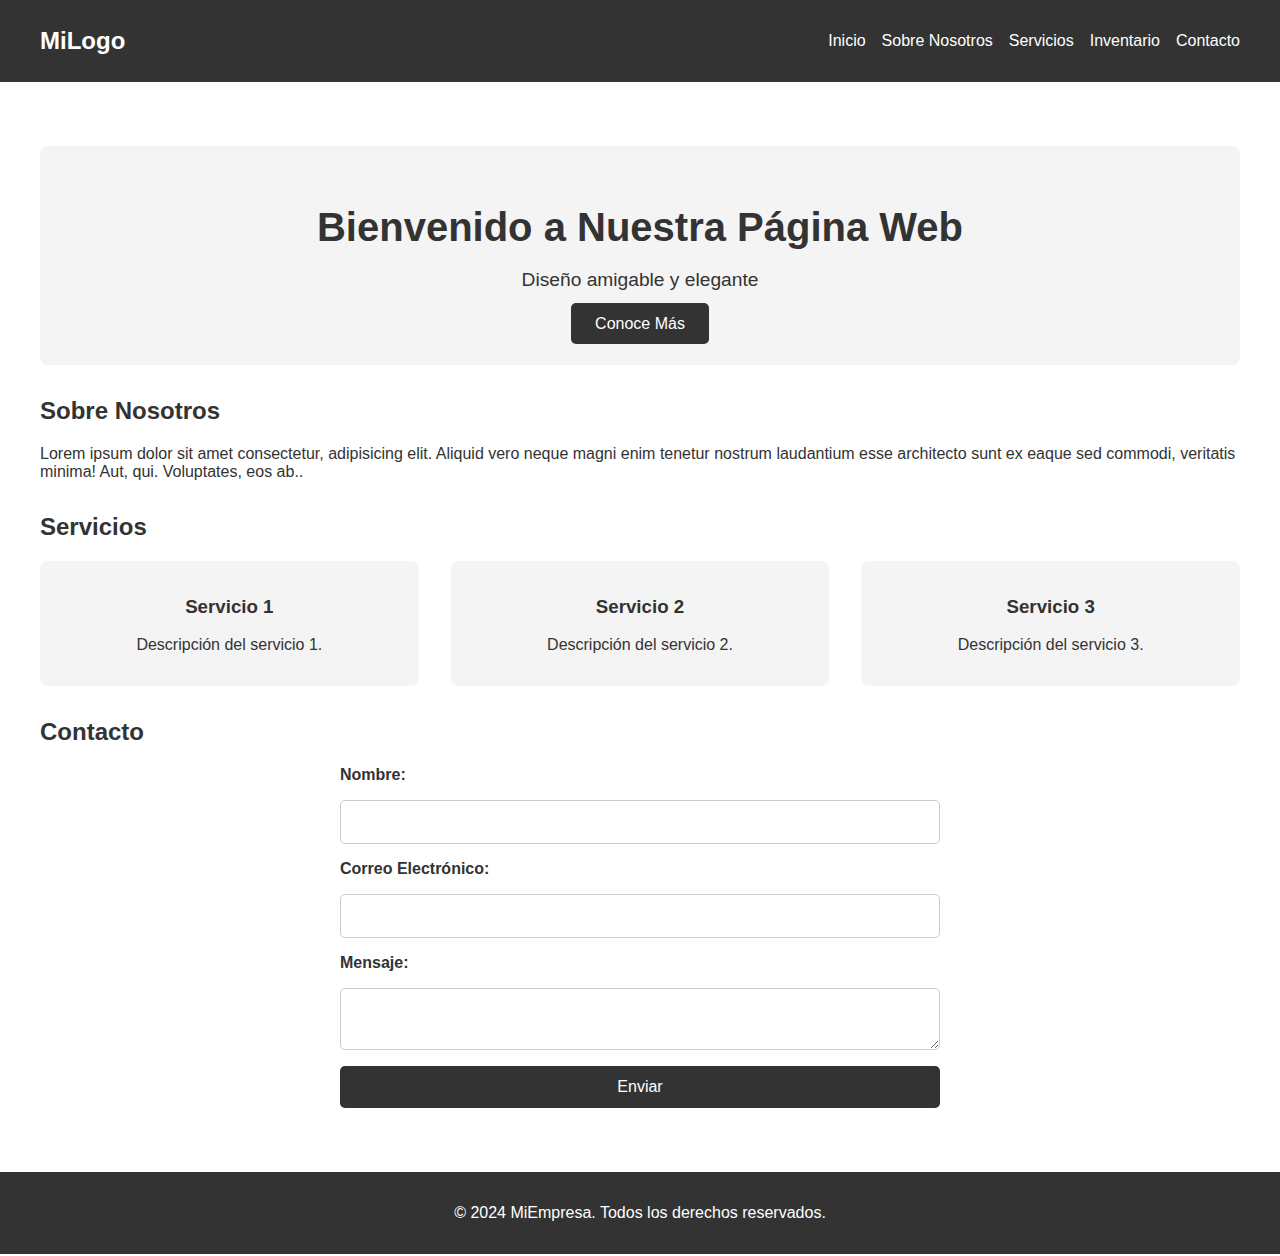
<file: index.html>
<!DOCTYPE html>
<html lang="es">
<head>
    <meta charset="UTF-8">
    <meta name="viewport" content="width=device-width, initial-scale=1.0">
    <title>Página Web Elegante</title>
    <link rel="stylesheet" href="./css/styleIndex.css">
</head>
<body>
    <header>
        <nav>
            <div class="logo">MiLogo</div>
            <ul>
                <li><a href="#home">Inicio</a></li>
                <li><a href="#about">Sobre Nosotros</a></li>
                <li><a href="#services">Servicios</a></li>
                <li><a href="#inventory">Inventario</a></li>
                <li><a href="#contact">Contacto</a></li>
            </ul>
        </nav>
    </header>
    <main>
        <section id="home">
            <div class="intro">
                <h1>Bienvenido a Nuestra Página Web</h1>
                <p>Diseño amigable y elegante</p>
                <a href="#about" class="btn">Conoce Más</a>
            </div>
        </section>
        <section id="about">
            <h2>Sobre Nosotros</h2>
            <p>Lorem ipsum dolor sit amet consectetur, adipisicing elit. Aliquid vero neque magni enim tenetur nostrum laudantium esse architecto sunt ex eaque sed commodi, veritatis minima! Aut, qui. Voluptates, eos ab..</p>
        </section>
        <section id="services">
            <h2>Servicios</h2>
            <div class="service-container">
                <div class="service">
                    <h3>Servicio 1</h3>
                    <p>Descripción del servicio 1.</p>
                </div>
                <div class="service">
                    <h3>Servicio 2</h3>
                    <p>Descripción del servicio 2.</p>
                </div>
                <div class="service">
                    <h3>Servicio 3</h3>
                    <p>Descripción del servicio 3.</p>
                </div>
            </div>
        </section>
        
        <section id="contact">
            <h2>Contacto</h2>
            <form>
                <label for="name">Nombre:</label>
                <input type="text" id="name" name="name" required>
                <label for="email">Correo Electrónico:</label>
                <input type="email" id="email" name="email" required>
                <label for="message">Mensaje:</label>
                <textarea id="message" name="message" required></textarea>
                <button type="submit">Enviar</button>
            </form>
        </section>
    </main>
    <footer>
        <p>&copy; 2024 MiEmpresa. Todos los derechos reservados.</p>
    </footer>
</body>
</html>
</file>
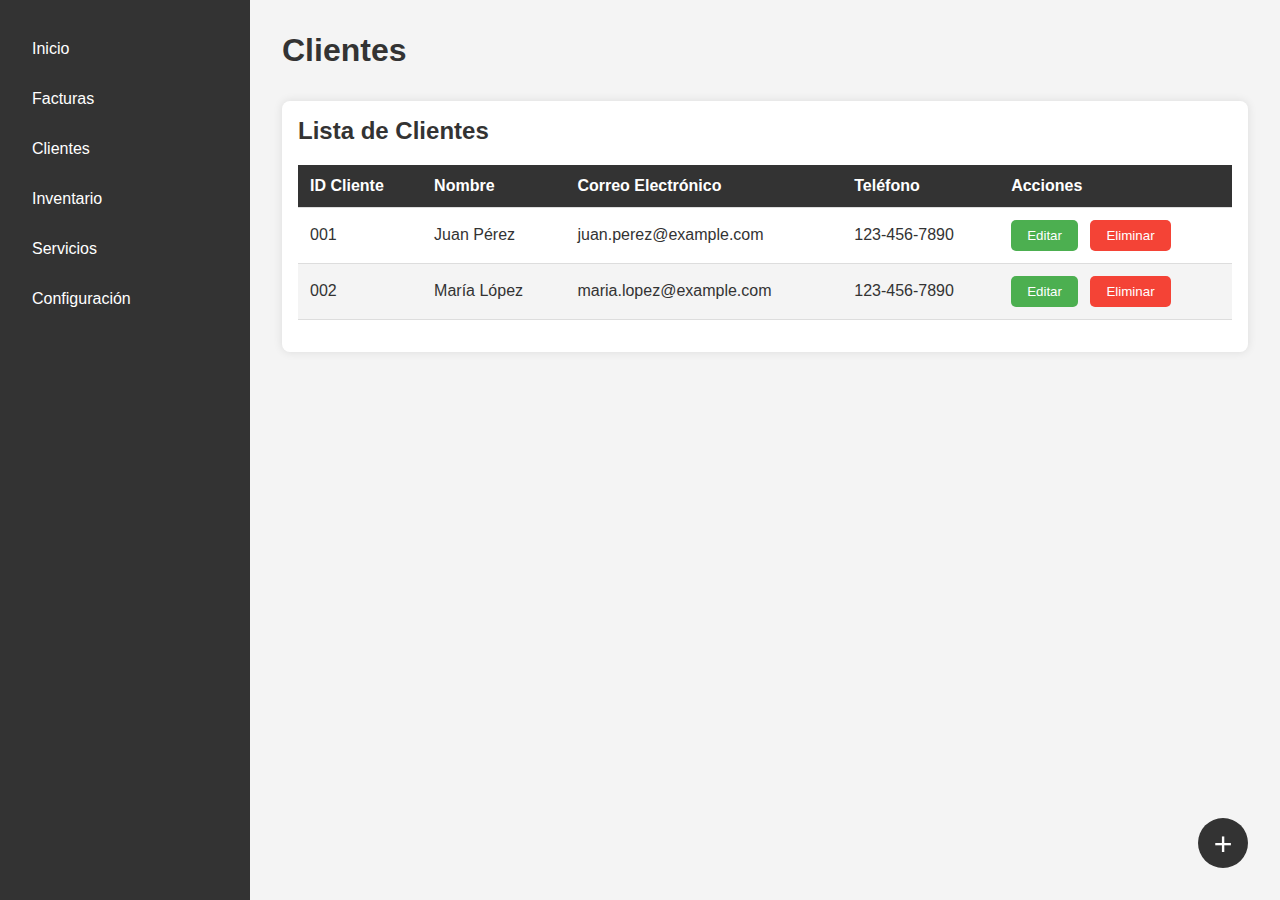
<file: clients.html>
<!DOCTYPE html>
<html lang="es">
<head>
    <meta charset="UTF-8">
    <meta name="viewport" content="width=device-width, initial-scale=1.0">
    <title>Clientes</title>
    <link rel="stylesheet" href="./css/styleClient.css">
</head>
<body>
    <div class="sidebar">
        <ul>
            <li><a href="home.html"><i class="icon-home"></i>Inicio</a></li>
            <li><a href="invoices.html"><i class="icon-invoice"></i>Facturas</a></li>
            <li><a href="clients.html"><i class="icon-client active"></i>Clientes</a></li>
            <li><a href="inventory.html"><i class="icon-inventory"></i>Inventario</a></li>
            <li><a href="services.html"><i class="icon-services"></i>Servicios</a></li>
            <li><a href="settings.html" class="icon-settings"><i class="icon-settings"></i>Configuración</a></li>
        </ul>
    </div>
    <div class="main-content">
        <header>
            <h1>Clientes</h1>
        </header>
        <section class="client-list">
            <h2>Lista de Clientes</h2>
            <table>
                <thead>
                    <tr>
                        <th>ID Cliente</th>
                        <th>Nombre</th>
                        <th>Correo Electrónico</th>
                        <th>Teléfono</th>
                        <th>Acciones</th>
                    </tr>
                </thead>
                <tbody>
                    <tr>
                        <td>001</td>
                        <td>Juan Pérez</td>
                        <td>juan.perez@example.com</td>
                        <td>123-456-7890</td>
                        <td>
                            <button class="btn-edit" onclick="openModal('edit')">Editar</button>
                            <button class="btn-delete">Eliminar</button>
                        </td>
                    </tr>
                    <tr>
                        <td>002</td>
                        <td>María López</td>
                        <td>maria.lopez@example.com</td>
                        <td>123-456-7890</td>
                        <td>
                            <button class="btn-edit" onclick="openModal('edit')">Editar</button>
                            <button class="btn-delete">Eliminar</button>
                        </td>
                    </tr>
                    <!-- Agregar más filas según sea necesario -->
                </tbody>
            </table>
        </section>
    </div>
    <button class="floating-btn" onclick="openModal('add')">+</button>

    <div id="modal" class="modal">
        <div class="modal-content">
            <span class="close" onclick="closeModal()">&times;</span>
            <h2 id="modal-title">Agregar Cliente</h2>
            <form id="clientForm">
                <label for="clientName">Nombre:</label>
                <input type="text" id="clientName" name="clientName" required>
                <label for="clientEmail">Correo Electrónico:</label>
                <input type="email" id="clientEmail" name="clientEmail" required>
                <label for="clientPhone">Teléfono:</label>
                <input type="tel" id="clientPhone" name="clientPhone" required>
                <label for="clientAddress">Dirección:</label>
                <input type="text" id="clientAddress" name="clientAddress" required>
                <button type="submit">Guardar</button>
            </form>
        </div>
    </div>

    <script>
        function openModal(mode) {
            const modal = document.getElementById('modal');
            const title = document.getElementById('modal-title');
            const form = document.getElementById('clientForm');
            if (mode === 'edit') {
                title.textContent = 'Editar Cliente';
                // Aquí puedes rellenar los campos del formulario con los datos del cliente a editar
            } else {
                title.textContent = 'Agregar Cliente';
                form.reset();
            }
            modal.style.display = 'block';
        }

        function closeModal() {
            const modal = document.getElementById('modal');
            modal.style.display = 'none';
        }

        window.onclick = function(event) {
            const modal = document.getElementById('modal');
            if (event.target === modal) {
                modal.style.display = 'none';
            }
        }
    </script>
</body>
</html>
</file>
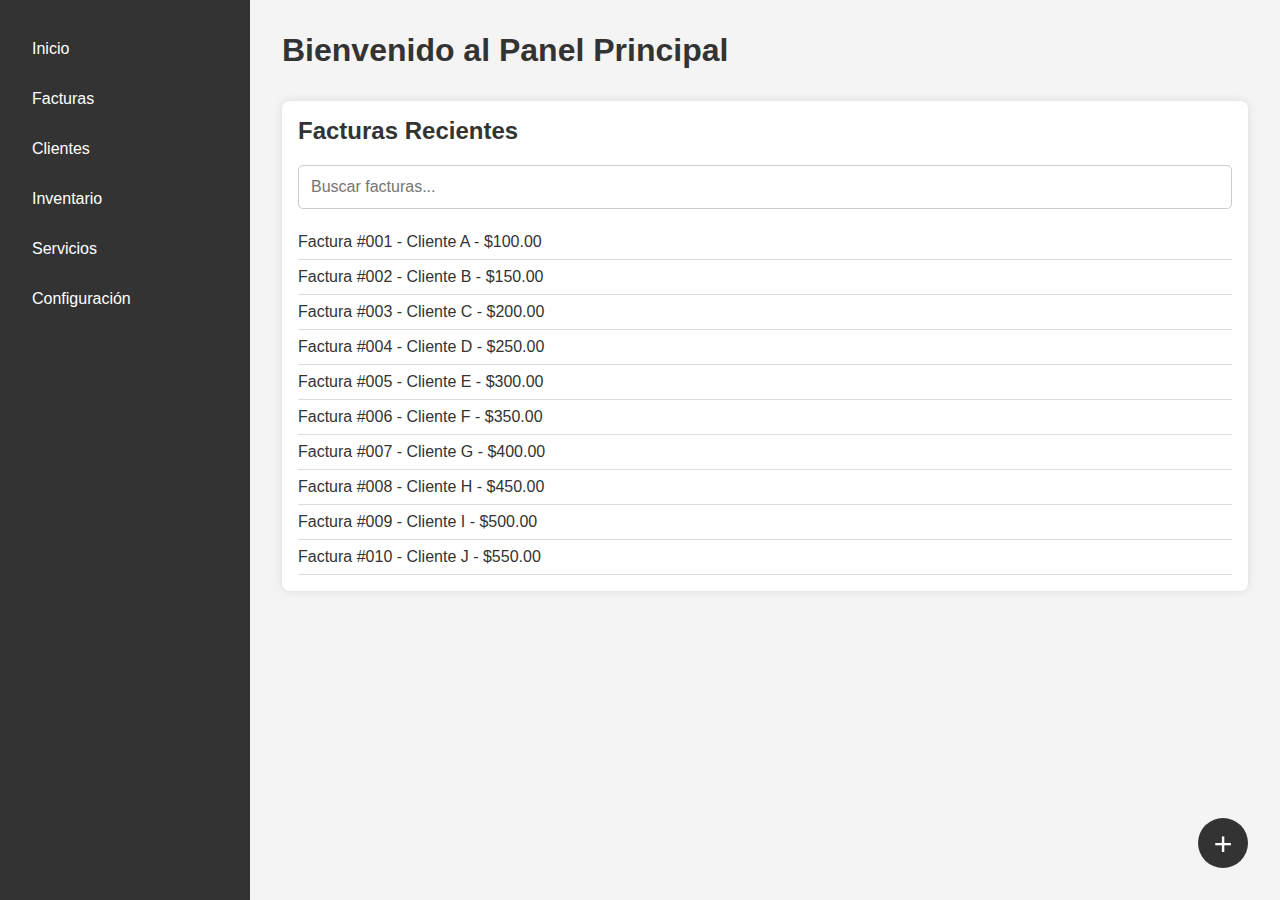
<file: home.html>
<!DOCTYPE html>
<html lang="es">
<head>
    <meta charset="UTF-8">
    <meta name="viewport" content="width=device-width, initial-scale=1.0">
    <title>Panel Principal</title>
    <link rel="stylesheet" href="./css/styleHome.css">
</head>
<body>
    <div class="sidebar">
        <ul>
            <li><a href="home.html"><i class="icon-home"></i>Inicio</a></li>
            <li><a href="invoices.html"><i class="icon-invoice"></i>Facturas</a></li>
            <li><a href="clients.html"><i class="icon-client"></i>Clientes</a></li>
            <li><a href="inventory.html"><i class="icon-inventory"></i>Inventario</a></li>
            <li><a href="services.html"><i class="icon-services"></i>Servicios</a></li>
            <li><a href="settings.html" class="icon-settings"><i class="icon-settings"></i>Configuración</a></li>
        </ul>
    </div>
    <div class="main-content">
        <header>
            <h1>Bienvenido al Panel Principal</h1>
        </header>
        <section class="recent-invoices">
            <h2>Facturas Recientes</h2>
            <input type="text" id="invoiceSearch" placeholder="Buscar facturas...">
            <ul>
                <!-- Lista de facturas recientes (puedes agregar más elementos) -->
                <li>Factura #001 - Cliente A - $100.00</li>
                <li>Factura #002 - Cliente B - $150.00</li>
                <li>Factura #003 - Cliente C - $200.00</li>
                <li>Factura #004 - Cliente D - $250.00</li>
                <li>Factura #005 - Cliente E - $300.00</li>
                <li>Factura #006 - Cliente F - $350.00</li>
                <li>Factura #007 - Cliente G - $400.00</li>
                <li>Factura #008 - Cliente H - $450.00</li>
                <li>Factura #009 - Cliente I - $500.00</li>
                <li>Factura #010 - Cliente J - $550.00</li>
            </ul>
        </section>
    </div>
    <button class="floating-btn">+</button>
</body>
</html>
</file>
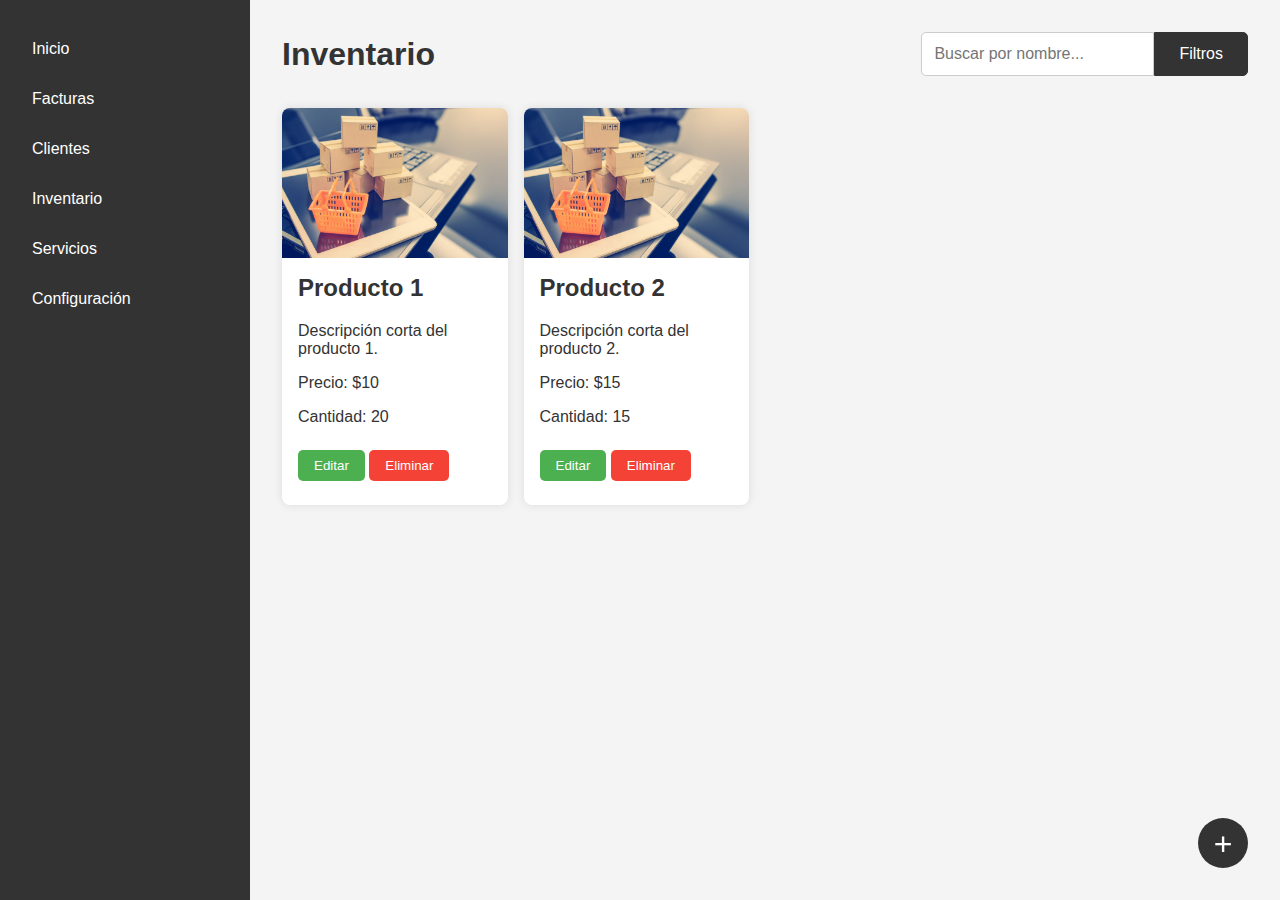
<file: inventory.html>
<!DOCTYPE html>
<html lang="es">
<head>
    <meta charset="UTF-8">
    <meta name="viewport" content="width=device-width, initial-scale=1.0">
    <title>Inventario</title>
    <link rel="stylesheet" href="./css/styleInventary.css">
</head>
<body>
    <div class="sidebar">
        <ul>
            <li><a href="home.html"><i class="icon-home"></i>Inicio</a></li>
            <li><a href="invoices.html"><i class="icon-invoice"></i>Facturas</a></li>
            <li><a href="clients.html"><i class="icon-client"></i>Clientes</a></li>
            <li><a href="inventory.html"><i class="icon-inventory"></i>Inventario</a></li>
            <li><a href="services.html"><i class="icon-services"></i>Servicios</a></li>
            <li><a href="settings.html" class="icon-settings"><i class="icon-settings"></i>Configuración</a></li>
        </ul>
    </div>
    <div class="main-content">
        <header>
            <h1>Inventario</h1>
            <div class="search-bar">
                <input type="text" placeholder="Buscar por nombre...">
                <button class="btn-filter">Filtros</button>
            </div>
        </header>
        <section class="product-list">
            <div class="product-card">
                <img src="./imgs/producto.jpg" alt="Producto 1">
                <div class="product-info">
                    <h2>Producto 1</h2>
                    <p>Descripción corta del producto 1.</p>
                    <p>Precio: $10</p>
                    <p>Cantidad: 20</p>
                    <button class="btn-edit" onclick="openModal('edit')">Editar</button>
                    <button class="btn-delete">Eliminar</button>
                </div>
            </div>
            <div class="product-card">
                <img src="./imgs/producto.jpg" alt="Producto 2">
                <div class="product-info">
                    <h2>Producto 2</h2>
                    <p>Descripción corta del producto 2.</p>
                    <p>Precio: $15</p>
                    <p>Cantidad: 15</p>
                    <button class="btn-edit" onclick="openModal('edit')">Editar</button>
                    <button class="btn-delete">Eliminar</button>
                </div>
            </div>
            <!-- Agregar más tarjetas de productos según sea necesario -->
        </section>
    </div>
    <button class="floating-btn" onclick="openModal('add')">+</button>

    <div id="modal" class="modal">
        <div class="modal-content">
            <span class="close" onclick="closeModal()">&times;</span>
            <h2 id="modal-title">Agregar Producto</h2>
            <form id="productForm">
                <label for="productName">Nombre:</label>
                <input type="text" id="productName" name="productName" required>
                <label for="productDescription">Descripción:</label>
                <input type="text" id="productDescription" name="productDescription" required>
                <label for="productPrice">Precio:</label>
                <input type="number" id="productPrice" name="productPrice" required>
                <label for="productQuantity">Cantidad:</label>
                <input type="number" id="productQuantity" name="productQuantity" required>
                <label for="productImage">Imagen:</label>
                <input type="file" id="productImage" name="productImage" required>
                <button type="submit">Guardar</button>
            </form>
        </div>
    </div>

    <script>
        function openModal(mode) {
            const modal = document.getElementById('modal');
            const title = document.getElementById('modal-title');
            const form = document.getElementById('productForm');
            if (mode === 'edit') {
                title.textContent = 'Editar Producto';
                // Aquí puedes rellenar los campos del formulario con los datos del producto a editar
            } else {
                title.textContent = 'Agregar Producto';
                form.reset();
            }
            modal.style.display = 'block';
        }

        function closeModal() {
            const modal = document.getElementById('modal');
            modal.style.display = 'none';
        }

        window.onclick = function(event) {
            const modal = document.getElementById('modal');
            if (event.target === modal) {
                modal.style.display = 'none';
            }
        }
    </script>
</body>
</html>
</file>
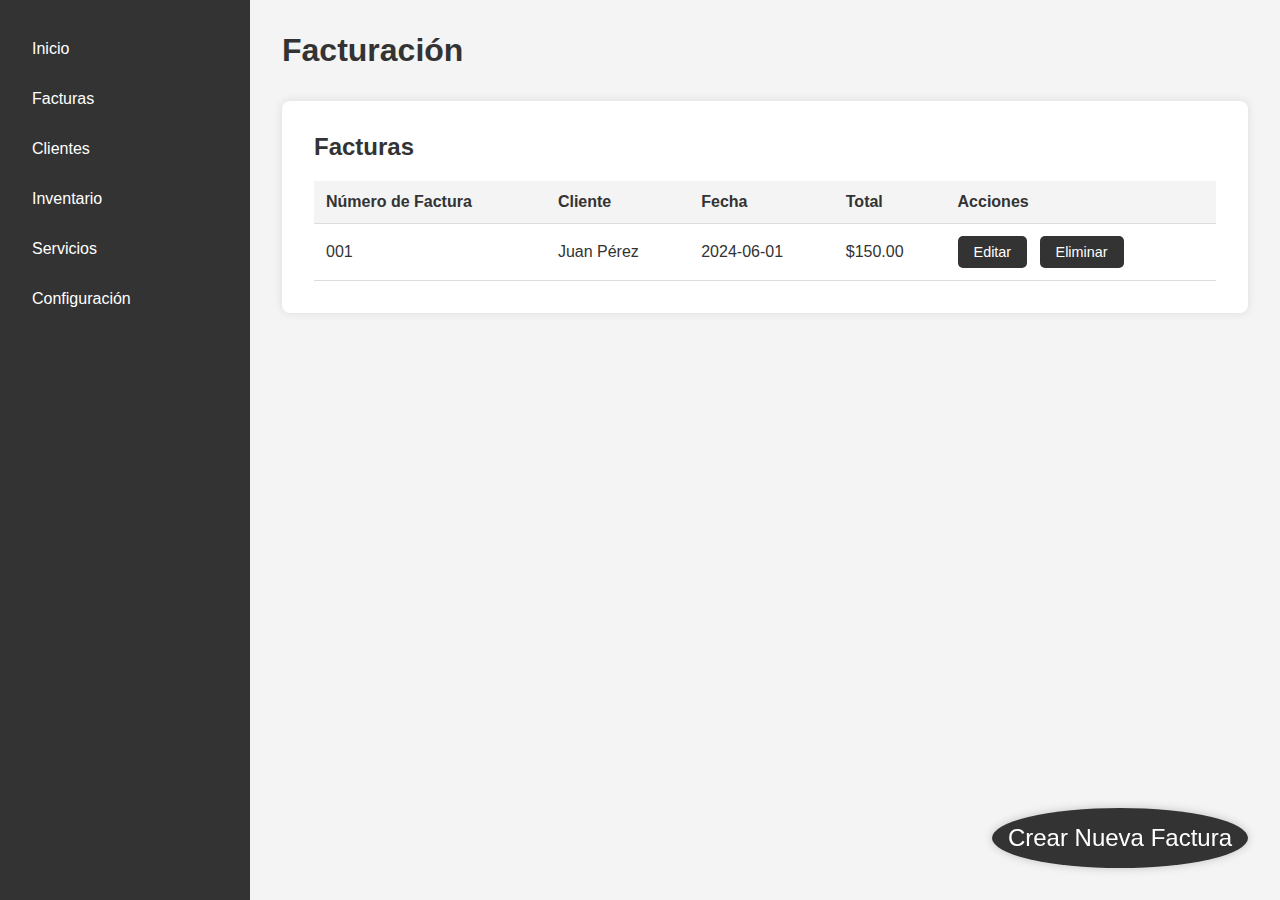
<file: invoices.html>
<!DOCTYPE html>
<html lang="es">

<head>
    <meta charset="UTF-8">
    <meta name="viewport" content="width=device-width, initial-scale=1.0">
    <title>Facturación</title>
    <link rel="stylesheet" href="./css/styleInvoices.css">
</head>

<body>
    <div class="sidebar">
        <ul>
            <li><a href="home.html"><i class="icon-home"></i>Inicio</a></li>
            <li><a href="invoices.html"><i class="icon-invoice"></i>Facturas</a></li>
            <li><a href="clients.html"><i class="icon-client"></i>Clientes</a></li>
            <li><a href="inventory.html"><i class="icon-inventory"></i>Inventario</a></li>
            <li><a href="services.html"><i class="icon-services"></i>Servicios</a></li>
            <li><a href="settings.html" class="icon-settings"><i class="icon-settings"></i>Configuración</a></li>
        </ul>
    </div>
    <div class="main-content">
        <header>
            <h1>Facturación</h1>
        </header>
        <section class="invoice-section">
            <h2>Facturas</h2>
            <table>
                <thead>
                    <tr>
                        <th>Número de Factura</th>
                        <th>Cliente</th>
                        <th>Fecha</th>
                        <th>Total</th>
                        <th>Acciones</th>
                    </tr>
                </thead>
                <tbody>
                    <tr>
                        <td>001</td>
                        <td>Juan Pérez</td>
                        <td>2024-06-01</td>
                        <td>$150.00</td>
                        <td>
                            <button class="btn-edit">Editar</button>
                            <button class="btn-delete">Eliminar</button>
                        </td>
                    </tr>
                    <!-- Agregar 9 registros más aquí -->
                </tbody>
            </table>
            <button class="btn-float">Crear Nueva Factura</button>
        </section>

        <!-- Modal para agregar nueva factura -->
        <div id="modal-add-invoice" class="modal">
            <div class="modal-content">
                <span class="close">&times;</span>
                <h2>Agregar Nueva Factura</h2>
                <form action="#">
                    <div class="form-group">
                        <label for="invoiceNumber">Número de Factura:</label>
                        <input type="text" id="invoiceNumber" name="invoiceNumber" required>
                    </div>
                    <div class="form-group">
                        <label for="clientName">Nombre del Cliente:</label>
                        <input type="text" id="clientName" name="clientName" required>
                    </div>
                    <div class="form-group">
                        <label for="clientEmail">Correo Electrónico del Cliente:</label>
                        <input type="email" id="clientEmail" name="clientEmail" required>
                    </div>
                    <div class="form-group">
                        <label for="clientAddress">Dirección del Cliente:</label>
                        <input type="text" id="clientAddress" name="clientAddress" required>
                    </div>
                    <div class="form-group">
                        <label for="invoiceDate">Fecha de la Factura:</label>
                        <input type="date" id="invoiceDate" name="invoiceDate" required>
                    </div>
                    <div class="form-group">
                        <label for="dueDate">Fecha de Vencimiento:</label>
                        <input type="date" id="dueDate" name="dueDate" required>
                    </div>
                    <div class="form-group">
                        <label for="itemDescription">Descripción del Ítem:</label>
                        <input type="text" id="itemDescription" name="itemDescription" required>
                    </div>
                    <div class="form-group">
                        <label for="itemPrice">Precio del Ítem:</label>
                        <input type="number" id="itemPrice" name="itemPrice" required>
                    </div>
                    <div class="form-group">
                        <label for="itemQuantity">Cantidad:</label>
                        <input type="number" id="itemQuantity" name="itemQuantity" required>
                    </div>
                    <div class="form-group">
                        <label for="itemTotal">Total del Ítem:</label>
                        <input type="number" id="itemTotal" name="itemTotal" required>
                    </div>
                    <div class="form-group">
                        <label for="total">Total de la Factura:</label>
                        <input type="number" id="total" name="total" required>
                    </div>
                    <div class="form-group">
                        <label for="paymentMethod">Método de Pago:</label>
                        <select id="paymentMethod" name="paymentMethod" required>
                            <option value="">Seleccionar</option>
                            <option value="efectivo">Efectivo</option>
                            <option value="tarjeta">Tarjeta de Crédito/Débito</option>
                            <option value="transferencia">Transferencia Bancaria</option>
                        </select>
                    </div>
                    <div class="form-group">
                        <label for="notes">Notas:</label>
                        <textarea id="notes" name="notes" rows="4"></textarea>
                    </div>
                    <div class="form-group">
                        <label for="signature">Firma:</label>
                        <input type="file" id="signature" name="signature" accept="image/*" required>
                    </div>
                    <button type="submit">Guardar</button>
                    <button type="button" class="btn-cancel">Cancelar</button>
                </form>
            </div>
        </div>
    </div>

    <script>
        // Obtener el botón flotante y el modal
        var btnFloat = document.querySelector('.btn-float');
        var modal = document.getElementById('modal-add-invoice');

        // Obtener el botón de cerrar modal
        var closeModal = document.querySelector('.close');

        // Obtener el contenido del modal
        var modalContent = document.querySelector('.modal-content');

        // Ajustar la posición del modal cuando se abre
        function openModal() {
            modal.style.display = 'block';
            modalContent.scrollTop = 0; // Asegurarse de que el scroll esté en la parte superior
        }

        // Cerrar el modal
        function closeModal() {
            modal.style.display = 'none';
        }

        // Evento para abrir el modal
        btnFloat.addEventListener('click', openModal);

        document.querySelector('.close').addEventListener('click', closeModal);

        // Evento para cerrar el modal haciendo clic fuera del contenido del modal
        window.addEventListener('click', function (event) {
            if (event.target === modal) {
                closeModal();
            }
        });
    </script>
</body>

</html>
</file>
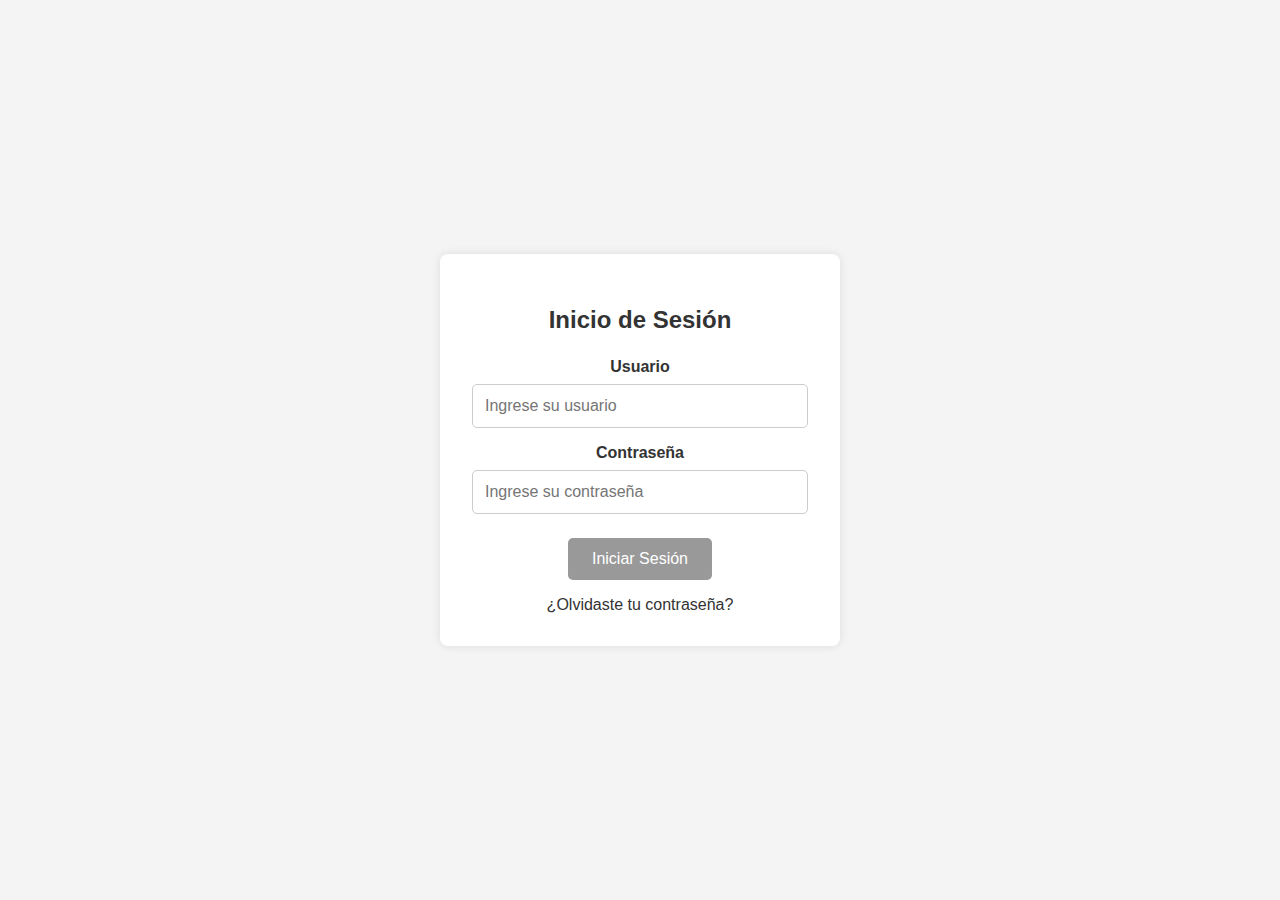
<file: login.html>
<!DOCTYPE html>
<html lang="es">
<head>
    <meta charset="UTF-8">
    <meta name="viewport" content="width=device-width, initial-scale=1.0">
    <title>Inicio de Sesión</title>
    <link rel="stylesheet" href="./css/styleLogin.css">
</head>
<body>
    <div class="login-container">
        <div class="login-form">
            <h2>Inicio de Sesión</h2>
            <form id="loginForm">
                <label for="username">Usuario</label>
                <input type="text" id="username" name="username" placeholder="Ingrese su usuario" required>
                <label for="password">Contraseña</label>
                <input type="password" id="password" name="password" placeholder="Ingrese su contraseña" required>
                <button type="submit" id="loginButton" disabled>Iniciar Sesión</button>
                <a href="#" class="forgot-password">¿Olvidaste tu contraseña?</a>
            </form>
        </div>
    </div>
    <script>
        document.getElementById('loginForm').addEventListener('input', function() {
            const username = document.getElementById('username').value;
            const password = document.getElementById('password').value;
            document.getElementById('loginButton').disabled = !(username && password);
        });
    </script>
</body>
</html>
</file>
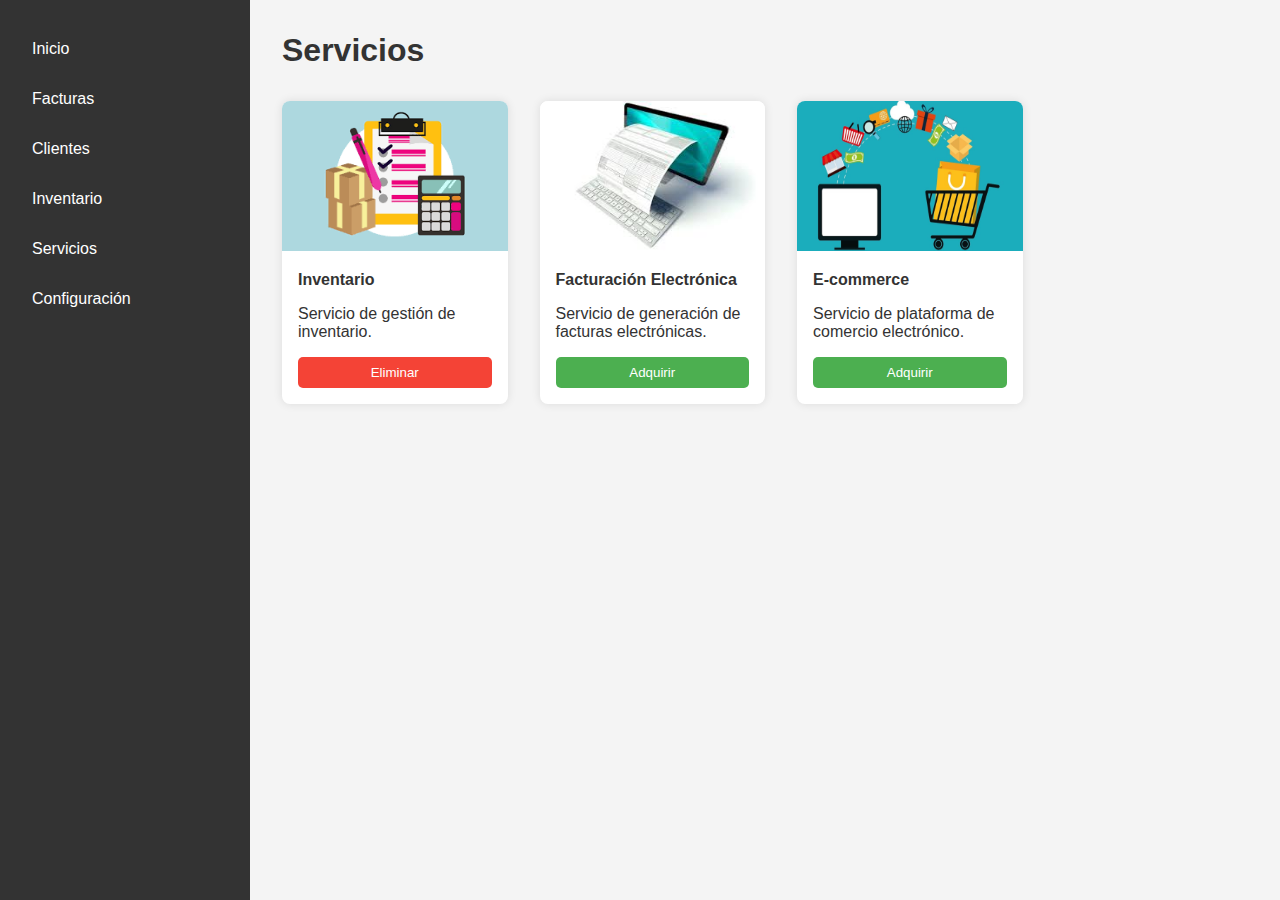
<file: services.html>
<!DOCTYPE html>
<html lang="es">
<head>
    <meta charset="UTF-8">
    <meta name="viewport" content="width=device-width, initial-scale=1.0">
    <title>Servicios</title>
    <link rel="stylesheet" href="./css/styleServices.css">
</head>
<body>
    <div class="sidebar">
        <ul>
            <li><a href="home.html"><i class="icon-home"></i>Inicio</a></li>
            <li><a href="invoices.html"><i class="icon-invoice"></i>Facturas</a></li>
            <li><a href="clients.html"><i class="icon-client"></i>Clientes</a></li>
            <li><a href="inventory.html"><i class="icon-inventory"></i>Inventario</a></li>
            <li><a href="services.html"><i class="icon-services"></i>Servicios</a></li>
            <li><a href="settings.html" class="icon-settings"><i class="icon-settings"></i>Configuración</a></li>
        </ul>
    </div>
    <div class="main-content">
        <header>
            <h1>Servicios</h1>
        </header>
        <section class="service-list">
            <div class="service-card">
                <img src="./imgs/inventario.png" alt="Servicio 1">
                <div class="service-info">
                    <h2>Inventario</h2>
                    <p>Servicio de gestión de inventario.</p>
                    <button class="btn-remove">Eliminar</button>
                </div>
            </div>
            <div class="service-card">
                <img src="./imgs/facturacion.jpeg" alt="Servicio 2">
                <div class="service-info">
                    <h2>Facturación Electrónica</h2>
                    <p>Servicio de generación de facturas electrónicas.</p>
                    <button class="btn-add">Adquirir</button>
                </div>
            </div>
            <div class="service-card">
                <img src="./imgs/ecommerce.jpg" alt="Servicio 3">
                <div class="service-info">
                    <h2>E-commerce</h2>
                    <p>Servicio de plataforma de comercio electrónico.</p>
                    <button class="btn-add">Adquirir</button>
                </div>
            </div>
            <!-- Agregar más tarjetas de servicios según sea necesario -->
        </section>
    </div>

    <script>
        const removeButtons = document.querySelectorAll('.btn-remove');
        removeButtons.forEach(button => {
            button.addEventListener('click', () => {
                // Aquí puedes implementar la lógica para eliminar el servicio
                console.log('Servicio eliminado');
            });
        });

        const addButtons = document.querySelectorAll('.btn-add');
        addButtons.forEach(button => {
            button.addEventListener('click', () => {
                // Aquí puedes implementar la lógica para adquirir el servicio
                console.log('Servicio adquirido');
            });
        });
    </script>
</body>
</html>
</file>
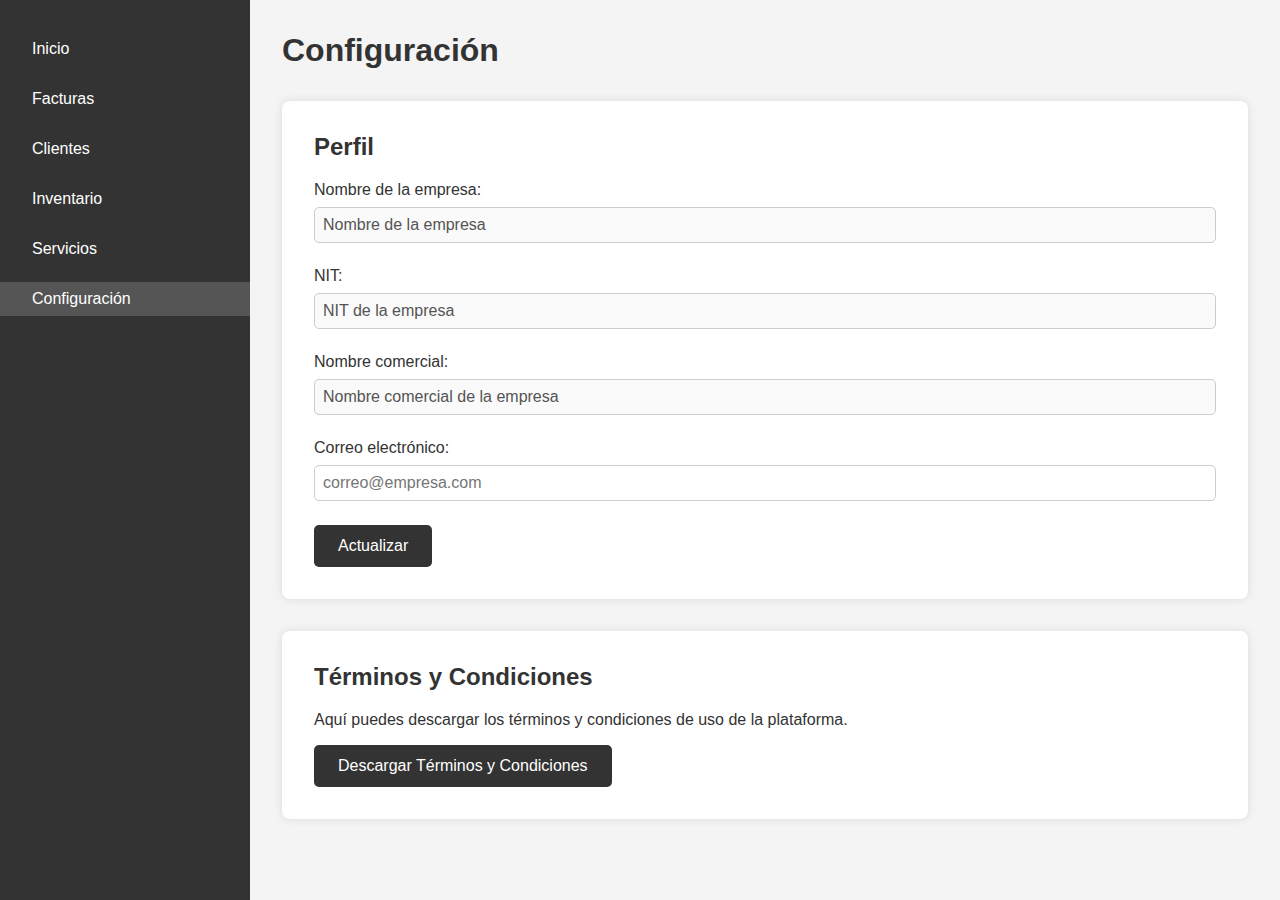
<file: settings.html>
<!DOCTYPE html>
<html lang="es">
<head>
    <meta charset="UTF-8">
    <meta name="viewport" content="width=device-width, initial-scale=1.0">
    <title>Configuración</title>
    <link rel="stylesheet" href="./css/styleSettings.css">
</head>
<body>
    <div class="sidebar">
        <ul>
            <li><a href="home.html"><i class="icon-home"></i>Inicio</a></li>
            <li><a href="invoices.html"><i class="icon-invoice"></i>Facturas</a></li>
            <li><a href="clients.html"><i class="icon-client"></i>Clientes</a></li>
            <li><a href="inventory.html"><i class="icon-inventory"></i>Inventario</a></li>
            <li><a href="services.html"><i class="icon-services"></i>Servicios</a></li>
            <li><a href="settings.html" class="active"><i class="icon-settings"></i>Configuración</a></li>
        </ul>
    </div>
    <div class="main-content">
        <header>
            <h1>Configuración</h1>
        </header>
        <section class="profile-section">
            <h2>Perfil</h2>
            <form action="#">
                <div class="form-group">
                    <label for="companyName">Nombre de la empresa:</label>
                    <input type="text" id="companyName" name="companyName" disabled value="Nombre de la empresa" required>
                </div>
                <div class="form-group">
                    <label for="nit">NIT:</label>
                    <input type="text" id="nit" name="nit" disabled value="NIT de la empresa" required>
                </div>
                <div class="form-group">
                    <label for="commercialName">Nombre comercial:</label>
                    <input type="text" id="commercialName" name="commercialName" disabled value="Nombre comercial de la empresa" required>
                </div>
                <div class="form-group">
                    <label for="email">Correo electrónico:</label>
                    <input type="email" id="email" name="email" placeholder="correo@empresa.com" required>
                </div>
                <button type="submit">Actualizar</button>
            </form>
        </section>
        <section class="terms-section">
            <h2>Términos y Condiciones</h2>
            <p>Aquí puedes descargar los términos y condiciones de uso de la plataforma.</p>
            <a href="terminos_y_condiciones.pdf" download class="btn-download">Descargar Términos y Condiciones</a>
        </section>
    </div>
</body>
</html>
</file>
<file: css/styleIndex.css>
/* styles.css */

body {
    font-family: 'Arial', sans-serif;
    margin: 0;
    padding: 0;
    box-sizing: border-box;
    color: #333;
}

header {
    background: #333;
    color: white;
    padding: 1rem 0;
}

nav {
    display: flex;
    justify-content: space-between;
    align-items: center;
    max-width: 1200px;
    margin: 0 auto;
    padding: 0 1rem;
}

.logo {
    font-size: 1.5rem;
    font-weight: bold;
}

nav ul {
    list-style: none;
    display: flex;
    gap: 1rem;
}

nav ul li a {
    color: white;
    text-decoration: none;
    font-size: 1rem;
}

nav ul li a:hover {
    text-decoration: underline;
}

main {
    max-width: 1200px;
    margin: 0 auto;
    padding: 2rem 1rem;
}

section {
    margin: 2rem 0;
}

.intro {
    text-align: center;
    background: #f4f4f4;
    padding: 2rem 1rem;
    border-radius: 8px;
}

.intro h1 {
    font-size: 2.5rem;
    margin-bottom: 1rem;
}

.intro p {
    font-size: 1.2rem;
    margin-bottom: 1.5rem;
}

.btn {
    padding: 0.75rem 1.5rem;
    background: #333;
    color: white;
    text-decoration: none;
    border-radius: 5px;
    transition: background 0.3s ease;
}

.btn:hover {
    background: #555;
}

.service-container {
    display: flex;
    gap: 2rem;
}

.service {
    flex: 1;
    background: #f4f4f4;
    padding: 1rem;
    border-radius: 8px;
    text-align: center;
}

form {
    display: flex;
    flex-direction: column;
    gap: 1rem;
    max-width: 600px;
    margin: 0 auto;
}

form label {
    font-weight: bold;
}

form input, form textarea {
    padding: 0.75rem;
    border: 1px solid #ccc;
    border-radius: 5px;
    font-size: 1rem;
}

form button {
    padding: 0.75rem;
    background: #333;
    color: white;
    border: none;
    border-radius: 5px;
    font-size: 1rem;
    cursor: pointer;
    transition: background 0.3s ease;
}

form button:hover {
    background: #555;
}

footer {
    background: #333;
    color: white;
    text-align: center;
    padding: 1rem 0;
}
.inventory-container {
    overflow-x: auto;
    margin: 2rem 0;
}

table {
    width: 100%;
    border-collapse: collapse;
    margin-bottom: 1rem;
}

thead {
    background: #333;
    color: white;
}

th, td {
    padding: 0.75rem;
    text-align: left;
    border-bottom: 1px solid #ddd;
}

th {
    font-weight: bold;
}

tbody tr:nth-child(even) {
    background: #f4f4f4;
}

.btn-edit, .btn-delete {
    padding: 0.5rem 1rem;
    border: none;
    border-radius: 5px;
    cursor: pointer;
    transition: background 0.3s ease;
}

.btn-edit {
    background: #4CAF50;
    color: white;
    margin-right: 0.5rem;
}

.btn-edit:hover {
    background: #45a049;
}

.btn-delete {
    background: #f44336;
    color: white;
}

.btn-delete:hover {
    background: #e53935;
}
</file>
<file: css/styleClient.css>
/* styles.css */

/* Estilos generales */
body {
    font-family: 'Arial', sans-serif;
    margin: 0;
    padding: 0;
    display: flex;
    height: 100vh;
    background: #f4f4f4;
    color: #333;
    box-sizing: border-box;
}

.sidebar {
    width: 250px;
    background: #333;
    color: white;
    display: flex;
    flex-direction: column;
    padding-top: 1rem;
    box-sizing: border-box;
}

.sidebar ul {
    list-style: none;
    padding: 0;
    margin: 0;
}

.sidebar ul li {
    margin: 1rem 0;
}

.sidebar ul li a {
    color: white;
    text-decoration: none;
    display: flex;
    align-items: center;
    padding: 0.5rem 1rem;
    transition: background 0.3s ease;
}

.sidebar ul li a:hover {
    background: #555;
}

.sidebar ul li a.active {
    background: #555;
}

.icon-home, .icon-invoice, .icon-client, .icon-inventory, .icon-services, .icon-settings {
    margin-right: 1rem;
}

.main-content {
    flex: 1;
    padding: 2rem;
    box-sizing: border-box;
}

header {
    margin-bottom: 2rem;
}

header h1 {
    margin: 0;
    font-size: 2rem;
}

.client-list {
    background: white;
    padding: 1rem;
    border-radius: 8px;
    box-shadow: 0 0 10px rgba(0, 0, 0, 0.1);
    box-sizing: border-box;
}

.client-list h2 {
    margin-top: 0;
}

table {
    width: 100%;
    border-collapse: collapse;
    margin-bottom: 1rem;
}

thead {
    background: #333;
    color: white;
}

th, td {
    padding: 0.75rem;
    text-align: left;
    border-bottom: 1px solid #ddd;
}

th {
    font-weight: bold;
}

tbody tr:nth-child(even) {
    background: #f4f4f4;
}

.btn-edit, .btn-delete {
    padding: 0.5rem 1rem;
    border: none;
    border-radius: 5px;
    cursor: pointer;
    transition: background 0.3s ease;
}

.btn-edit {
    background: #4CAF50;
    color: white;
    margin-right: 0.5rem;
}

.btn-edit:hover {
    background: #45a049;
}

.btn-delete {
    background: #f44336;
    color: white;
}

.btn-delete:hover {
    background: #e53935;
}

.floating-btn {
    position: fixed;
    bottom: 2rem;
    right: 2rem;
    width: 50px;
    height: 50px;
    background: #333;
    color: white;
    border: none;
    border-radius: 50%;
    font-size: 2rem;
    text-align: center;
    line-height: 50px;
    cursor: pointer;
    transition: background 0.3s ease;
}

.floating-btn:hover {
    background: #555;
}

/* Estilos del modal */
.modal {
    display: none;
    position: fixed;
    z-index: 1;
    left: 0;
    top: 0;
    width: 100%;
    height: 100%;
    overflow: auto;
    background-color: rgba(0,0,0,0.4);
    justify-content: center;
    align-items: center;
}

.modal-content {
    background-color: #fff;
    margin: 15% auto;
    padding: 20px;
    border: 1px solid #888;
    width: 80%;
    max-width: 500px;
    box-sizing: border-box;
    border-radius: 8px;
    box-shadow: 0 5px 15px rgba(0,0,0,0.3);
    position: relative;
}

.modal-content h2 {
    margin-top: 0;
}

.modal-content form label {
    display: block;
    margin: 1rem 0 0.5rem;
    font-weight: bold;
}

.modal-content form input {
    width: 100%;
    padding: 0.75rem;
    border: 1px solid #ccc;
    border-radius: 5px;
    font-size: 1rem;
    box-sizing: border-box;
    margin-bottom: 1rem;
}

.modal-content form button {
    padding: 0.75rem 1.5rem;
    background: #333;
    color: white;
    border: none;
    border-radius: 5px;
    font-size: 1rem;
    cursor: pointer;
    transition: background 0.3s ease;
}

.modal-content form button:hover {
    background: #555;
}

.close {
    position: absolute;
    top: 10px;
    right: 20px;
    font-size: 1.5rem;
    font-weight: bold;
    cursor: pointer;
    color: #aaa;
    transition: color 0.3s ease;
}

.close:hover {
    color: #333;
}
</file>
<file: css/styleHome.css>
/* styles.css */

/* Estilos generales */
body {
    font-family: 'Arial', sans-serif;
    margin: 0;
    padding: 0;
    display: flex;
    height: 100vh;
    background: #f4f4f4;
    color: #333;
}

.sidebar {
    width: 250px;
    background: #333;
    color: white;
    display: flex;
    flex-direction: column;
    padding-top: 1rem;
    box-sizing: border-box;
}

.sidebar ul {
    list-style: none;
    padding: 0;
    margin: 0;
}

.sidebar ul li {
    margin: 1rem 0;
}

.sidebar ul li a {
    color: white;
    text-decoration: none;
    display: flex;
    align-items: center;
    padding: 0.5rem 1rem;
    transition: background 0.3s ease;
}

.sidebar ul li a:hover {
    background: #555;
}

.icon-home, .icon-invoice, .icon-client, .icon-inventory, .icon-services, .icon-settings {
    margin-right: 1rem;
}

.main-content {
    flex: 1;
    padding: 2rem;
    box-sizing: border-box;
}

header {
    margin-bottom: 2rem;
}

header h1 {
    margin: 0;
    font-size: 2rem;
}

.recent-invoices {
    background: white;
    padding: 1rem;
    border-radius: 8px;
    box-shadow: 0 0 10px rgba(0, 0, 0, 0.1);
    box-sizing: border-box;
}

.recent-invoices h2 {
    margin-top: 0;
}

.recent-invoices input {
    width: 100%;
    padding: 0.75rem;
    margin-bottom: 1rem;
    border: 1px solid #ccc;
    border-radius: 5px;
    font-size: 1rem;
    box-sizing: border-box;
}

.recent-invoices ul {
    list-style: none;
    padding: 0;
    margin: 0;
}

.recent-invoices ul li {
    padding: 0.5rem 0;
    border-bottom: 1px solid #ddd;
}

.floating-btn {
    position: fixed;
    bottom: 2rem;
    right: 2rem;
    width: 50px;
    height: 50px;
    background: #333;
    color: white;
    border: none;
    border-radius: 50%;
    font-size: 2rem;
    text-align: center;
    line-height: 50px;
    cursor: pointer;
    transition: background 0.3s ease;
}

.floating-btn:hover {
    background: #555;
}
</file>
<file: css/styleInventary.css>
/* styles.css */

/* Estilos generales */
body {
    font-family: 'Arial', sans-serif;
    margin: 0;
    padding: 0;
    display: flex;
    height: 100vh;
    background: #f4f4f4;
    color: #333;
    box-sizing: border-box;
}

.sidebar {
    width: 250px;
    background: #333;
    color: white;
    display: flex;
    flex-direction: column;
    padding-top: 1rem;
    box-sizing: border-box;
}

.sidebar ul {
    list-style: none;
    padding: 0;
    margin: 0;
}

.sidebar ul li {
    margin: 1rem 0;
}

.sidebar ul li a {
    color: white;
    text-decoration: none;
    display: flex;
    align-items: center;
    padding: 0.5rem 1rem;
    transition: background 0.3s ease;
}

.sidebar ul li a:hover {
    background: #555;
}

.sidebar ul li a.active {
    background: #555;
}

.icon-home, .icon-invoice, .icon-client, .icon-inventory, .icon-services, .icon-settings {
    margin-right: 1rem;
}

.main-content {
    flex: 1;
    padding: 2rem;
    box-sizing: border-box;
}

header {
    display: flex;
    justify-content: space-between;
    align-items: center;
    margin-bottom: 2rem;
}

header h1 {
    margin: 0;
    font-size: 2rem;
}

.search-bar {
    display: flex;
}

.search-bar input {
    padding: 0.75rem;
    border: 1px solid #ccc;
    border-radius: 5px 0 0 5px;
    font-size: 1rem;
    box-sizing: border-box;
}

.search-bar .btn-filter {
    padding: 0.75rem 1.5rem;
    background: #333;
    color: white;
    border: 1px solid #333;
    border-radius: 0 5px 5px 0;
    font-size: 1rem;
    cursor: pointer;
    transition: background 0.3s ease;
}

.search-bar .btn-filter:hover {
    background: #555;
}

.product-list {
    display: flex;
    flex-wrap: wrap;
    gap: 1rem;
}

.product-card {
    background: white;
    width: calc(25% - 1rem); /* Cambiado para 4 tarjetas por fila */
    border-radius: 8px;
    box-shadow: 0 0 10px rgba(0, 0, 0, 0.1);
    overflow: hidden;
    display: flex;
    flex-direction: column;
    box-sizing: border-box;
}

.product-card img {
    width: 100%;
    height: 150px;
    object-fit: cover;
}

.product-info {
    padding: 1rem;
    box-sizing: border-box;
    flex: 1;
}

.product-info h2 {
    margin-top: 0;
}

.product-info p {
    flex: 1;
}

.btn-edit, .btn-delete {
    padding: 0.5rem 1rem;
    border: none;
    border-radius: 5px;
    cursor: pointer;
    transition: background 0.3s ease;
    margin: 0.5rem 0;
}

.btn-edit {
    background: #4CAF50;
    color: white;
}

.btn-edit:hover {
    background: #45a049;
}

.btn-delete {
    background: #f44336;
    color: white;
}

.btn-delete:hover {
    background: #e53935;
}

.floating-btn {
    position: fixed;
    bottom: 2rem;
    right: 2rem;
    width: 50px;
    height: 50px;
    background: #333;
    color: white;
    border: none;
    border-radius: 50%;
    font-size: 2rem;
    text-align: center;
    line-height: 50px;
    cursor: pointer;
    transition: background 0.3s ease;
}

.floating-btn:hover {
    background: #555;
}

/* Estilos del modal */
.modal {
    display: none;
    position: fixed;
    z-index: 1;
    left: 0;
    top: 0;
    width: 100%;
    height: 100%;
    overflow: auto;
    background-color: rgba(0,0,0,0.4);
    justify-content: center;
    align-items: center;
}

.modal-content {
    background-color: #fff;
    margin: 15% auto;
    padding: 20px;
    border: 1px solid #888;
    width: 80%;
    max-width: 500px;
    box-sizing: border-box;
    border-radius: 8
px;
box-shadow: 0 5px 15px rgba(0,0,0,0.3);
position: relative;
}

.modal-content h2 {
margin-top: 0;
}

.modal-content form label {
display: block;
margin: 1rem 0 0.5rem;
font-weight: bold;
}

.modal-content form input {
width: 100%;
padding: 0.75rem;
border: 1px solid #ccc;
border-radius: 5px;
font-size: 1rem;
box-sizing: border-box;
margin-bottom: 1rem;
}

.modal-content form button {
padding: 0.75rem 1.5rem;
background: #333;
color: white;
border: none;
border-radius: 5px;
font-size: 1rem;
cursor: pointer;
transition: background 0.3s ease;
}

.modal-content form button
{
background: #555;
}

.close {
position: absolute;
top: 10px;
right: 20px;
font-size: 1.5rem;
font-weight: bold;
cursor: pointer;
color: #aaa;
transition: color 0.3s ease;
}

.close
{
color: #333;
}
</file>
<file: css/styleInvoices.css>
/* Estilos generales */
body {
    font-family: 'Arial', sans-serif;
    margin: 0;
    padding: 0;
    display: flex;
    height: 100vh;
    background: #f4f4f4;
    color: #333;
    box-sizing: border-box;
}

.sidebar {
    width: 250px;
    background: #333;
    color: white;
    display: flex;
    flex-direction: column;
    padding-top: 1rem;
    box-sizing: border-box;
}

.sidebar ul {
    list-style: none;
    padding: 0;
    margin: 0;
}

.sidebar ul li {
    margin: 1rem 0;
}

.sidebar ul li a {
    color: white;
    text-decoration: none;
    display: flex;
    align-items: center;
    padding: 0.5rem 1rem;
    transition: background 0.3s ease;
}

.sidebar ul li a:hover {
    background: #555;
}

.sidebar ul li a.active {
    background: #555;
}

.icon-home,
.icon-invoice,
.icon-client,
.icon-inventory,
.icon-services,
.icon-settings {
    margin-right: 1rem;
}

.main-content {
    flex: 1;
    padding: 2rem;
    box-sizing: border-box;
}

header {
    display: flex;
    justify-content: space-between;
    align-items: center;
    margin-bottom: 2rem;
}

header h1 {
    margin: 0;
    font-size: 2rem;
}

.invoice-section {
    background: white;
    border-radius: 8px;
    box-shadow: 0 0 10px rgba(0, 0, 0, 0.1);
    padding: 2rem;
    margin-bottom: 2rem;
}

.invoice-section h2 {
    margin-top: 0;
    font-size: 1.5rem;
}

table {
    width: 100%;
    border-collapse: collapse;
}

table th,
table td {
    padding: 0.75rem;
    border-bottom: 1px solid #ddd;
    text-align: left;
}

table th {
    background: #f4f4f4;
    font-weight: bold;
}

.btn-float {
    position: fixed;
    bottom: 2rem;
    right: 2rem;
    padding: 1rem;
    background: #333;
    color: white;
    border: none;
    border-radius: 50%;
    font-size: 1.5rem;
    cursor: pointer;
    box-shadow: 0 0 10px rgba(0, 0, 0, 0.2);
    transition: background 0.3s ease;
}

.btn-float:hover {
    background: #555;
}

/* Estilos para el modal */
.modal {
    display: none;
    position: fixed;
    z-index: 1;
    left: 0;
    top: 0;
    width: 100%;
    height: 100%;
    background-color: rgba(0, 0, 0, 0.5);
}

.modal-content {
    background-color: #fefefe;
    margin: 5% auto;
    padding: 20px;
    border: 1px solid #888;
    width: 50%;
    border-radius: 8px;
    box-shadow: 0 4px 8px rgba(0, 0, 0, 0.1);
    max-height: calc(100vh - 200px);
    overflow-y: auto;
}

.close {
    color: #aaa;
    float: right;
    font-size: 28px;
    font-weight: bold;
}

.close:hover,
.close:focus {
    color: black;
    text-decoration: none;
    cursor: pointer;
}

table th button,
table td button {
    padding: 0.5rem 1rem;
    background: #333;
    color: white;
    border: none;
    border-radius: 5px;
    font-size: 0.9rem;
    cursor: pointer;
    transition: background 0.3s ease;
    margin-right: 0.5rem;
}

table th button:hover,
table td button:hover {
    background: #555;
}

.modal-content form .form-group {
    margin-bottom: 1.5rem;
}

.modal-content form label {
    display: block;
    margin-bottom: 0.5rem;
}

.modal-content form input[type="text"],
.modal-content form input[type="email"],
.modal-content form input[type="date"],
.modal-content form input[type="number"],
.modal-content form select,
.modal-content form textarea,
.modal-content form input[type="file"] {
    width: calc(100% - 20px);
    padding: 0.5rem;
    border: 1px solid #ccc;
    border-radius: 5px;
    font-size: 1rem;
    box-sizing: border-box;
}

.modal-content form select {
    appearance: none;
    padding: 0.5rem;
    background-image: url('data:image/svg+xml;utf8,<svg fill="none" xmlns="http://www.w3.org/2000/svg" viewBox="0 0 24 24" stroke="currentColor"><path stroke-linecap="round" stroke-linejoin="round" stroke-width="2" d="M19 9l-7 7-7-7"></path></svg>');
    background-repeat: no-repeat;
    background-position: right 0.7em top 50%, 0 0;
    background-size: 1.5em auto, 100%;
}

.modal-content form button[type="submit"],
.modal-content form button.btn-cancel {
    padding: 0.75rem 1.5rem;
    background: #333;
    color: white;
    border: none;
    border-radius: 5px;
    font-size: 1rem;
    cursor: pointer;
    transition: background 0.3s ease;
    margin-right: 0.5rem;
}

.modal-content form button[type="submit"]:hover,
.modal-content form button.btn-cancel:hover {
    background: #555;
}
</file>
<file: css/styleLogin.css>
/* styles.css */

/* Estilos generales */
body {
    font-family: 'Arial', sans-serif;
    margin: 0;
    padding: 0;
    display: flex;
    justify-content: center;
    align-items: center;
    height: 100vh;
    background: #f4f4f4;
    color: #333;
}

.login-container {
    background: white;
    padding: 2rem;
    border-radius: 8px;
    box-shadow: 0 0 10px rgba(0, 0, 0, 0.1);
    width: 100%;
    max-width: 400px;
    box-sizing: border-box;
}

.login-form {
    text-align: center;
}

.login-form h2 {
    margin-bottom: 1.5rem;
}

.login-form label {
    display: block;
    margin: 1rem 0 0.5rem;
    font-weight: bold;
}

.login-form input {
    width: 100%;
    padding: 0.75rem;
    border: 1px solid #ccc;
    border-radius: 5px;
    font-size: 1rem;
    box-sizing: border-box;
}

.login-form button {
    margin-top: 1.5rem;
    padding: 0.75rem 1.5rem;
    background: #333;
    color: white;
    border: none;
    border-radius: 5px;
    font-size: 1rem;
    cursor: pointer;
    transition: background 0.3s ease;
}

.login-form button:disabled {
    background: #999;
    cursor: not-allowed;
}

.login-form button:hover:enabled {
    background: #555;
}

.forgot-password {
    display: block;
    margin-top: 1rem;
    color: #333;
    text-decoration: none;
}

.forgot-password:hover {
    text-decoration: underline;
}
</file>
<file: css/styleServices.css>
/* styles.css */

/* Estilos generales */
body {
    font-family: 'Arial', sans-serif;
    margin: 0;
    padding: 0;
    display: flex;
    height: 100vh;
    background: #f4f4f4;
    color: #333;
    box-sizing: border-box;
}

.sidebar {
    width: 250px;
    background: #333;
    color: white;
    display: flex;
    flex-direction: column;
    padding-top: 1rem;
    box-sizing: border-box;
}

.sidebar ul {
    list-style: none;
    padding: 0;
    margin: 0;
}

.sidebar ul li {
    margin: 1rem 0;
}

.sidebar ul li a {
    color: white;
    text-decoration: none;
    display: flex;
    align-items: center;
    padding: 0.5rem 1rem;
    transition: background 0.3s ease;
}

.sidebar ul li a:hover {
    background: #555;
}

.sidebar ul li a.active {
    background: #555;
}

.icon-home, .icon-invoice, .icon-client, .icon-inventory, .icon-services, .icon-settings {
    margin-right: 1rem;
}

.main-content {
    flex: 1;
    padding: 2rem;
    box-sizing: border-box;
}

header {
    display: flex;
    justify-content: space-between;
    align-items: center;
    margin-bottom: 2rem;
}

header h1 {
    margin: 0;
    font-size: 2rem;
}

.service-list {
    display: flex;
    flex-wrap: wrap;
    gap: 2rem;
}

.service-card {
    background: white;
    width: calc(25% - 1rem); /* Cambiado para 2 tarjetas por fila */
    border-radius: 8px;
    box-shadow: 0 0 10px rgba(0, 0, 0, 0.1);
    overflow: hidden;
    box-sizing: border-box;
}

.service-card img {
    width: 100%;
    height: 150px; /* Reducido el tamaño de la imagen */
}

.service-info {
    padding: 1rem;
}

.service-info h2 {
    margin-top: 0;
    font-size: 1rem; /* Reducido el tamaño del título */
}

.service-info p {
    margin-bottom: 0.5rem; /* Reducido el espacio entre párrafos */
}

.btn-remove, .btn-add {
    display: block;
    width: 100%;
    padding: 0.5rem 1rem;
    border: none;
    border-radius: 5px;
    cursor: pointer;
    transition: background 0.3s ease;
    margin-top: 1rem;
}

.btn-remove {
    background: #f44336;
    color: white;
}

.btn-remove:hover {
    background: #e53935;
}

.btn-add {
    background: #4CAF50;
    color: white;
}

.btn-add:hover {
    background: #45a049;
}
</file>
<file: css/styleSettings.css>
/* Estilos generales */
body {
    font-family: 'Arial', sans-serif;
    margin: 0;
    padding: 0;
    display: flex;
    height: 100vh;
    background: #f4f4f4;
    color: #333;
    box-sizing: border-box;
}

.sidebar {
    width: 250px;
    background: #333;
    color: white;
    display: flex;
    flex-direction: column;
    padding-top: 1rem;
    box-sizing: border-box;
}

.sidebar ul {
    list-style: none;
    padding: 0;
    margin: 0;
}

.sidebar ul li {
    margin: 1rem 0;
}

.sidebar ul li a {
    color: white;
    text-decoration: none;
    display: flex;
    align-items: center;
    padding: 0.5rem 1rem;
    transition: background 0.3s ease;
}

.sidebar ul li a:hover {
    background: #555;
}

.sidebar ul li a.active {
    background: #555;
}

.icon-home, .icon-invoice, .icon-client, .icon-inventory, .icon-services, .icon-settings {
    margin-right: 1rem;
}

.main-content {
    flex: 1;
    padding: 2rem;
    box-sizing: border-box;
}

header {
    display: flex;
    justify-content: space-between;
    align-items: center;
    margin-bottom: 2rem;
}

header h1 {
    margin: 0;
    font-size: 2rem;
}

.profile-section, .terms-section {
    background: white;
    border-radius: 8px;
    box-shadow: 0 0 10px rgba(0, 0, 0, 0.1);
    padding: 2rem;
    margin-bottom: 2rem;
}

.profile-section h2, .terms-section h2 {
    margin-top: 0;
    font-size: 1.5rem;
}

.profile-section form label, .terms-section p {
    margin-bottom: 1rem;
}

.profile-section form input[type="email"] {
    width: 100%;
    padding: 0.5rem;
    border: 1px solid #ccc;
    border-radius: 5px;
    font-size: 1rem;
    box-sizing: border-box;
}

.profile-section form button {
    padding: 0.75rem 1.5rem;
    background: #333;
    color: white;
    border: none;
    border-radius: 5px;
    font-size: 1rem;
    cursor: pointer;
    transition: background 0.3s ease;
}

.profile-section form button:hover {
    background: #555;
}

.terms-section .btn-download {
    display: inline-block;
    padding: 0.75rem 1.5rem;
    background: #333;
    color: white;
    border: none;
    border-radius: 5px;
    font-size: 1rem;
    text-decoration: none;
    cursor: pointer;
    transition: background 0.3s ease;
}

.terms-section .btn-download:hover {
    background: #555;
}

.profile-section form .form-group {
    margin-bottom: 1.5rem;
}

.profile-section form label {
    display: block;
    margin-bottom: 0.5rem;
}

.profile-section form input[type="text"],
.profile-section form input[type="email"] {
    width: 100%;
    padding: 0.5rem;
    border: 1px solid #ccc;
    border-radius: 5px;
    font-size: 1rem;
    box-sizing: border-box;
}

.profile-section form button {
    padding: 0.75rem 1.5rem;
    background: #333;
    color: white;
    border: none;
    border-radius: 5px;
    font-size: 1rem;
    cursor: pointer;
    transition: background 0.3s ease;
}

.profile-section form button:hover {
    background: #555;
}
</file>
